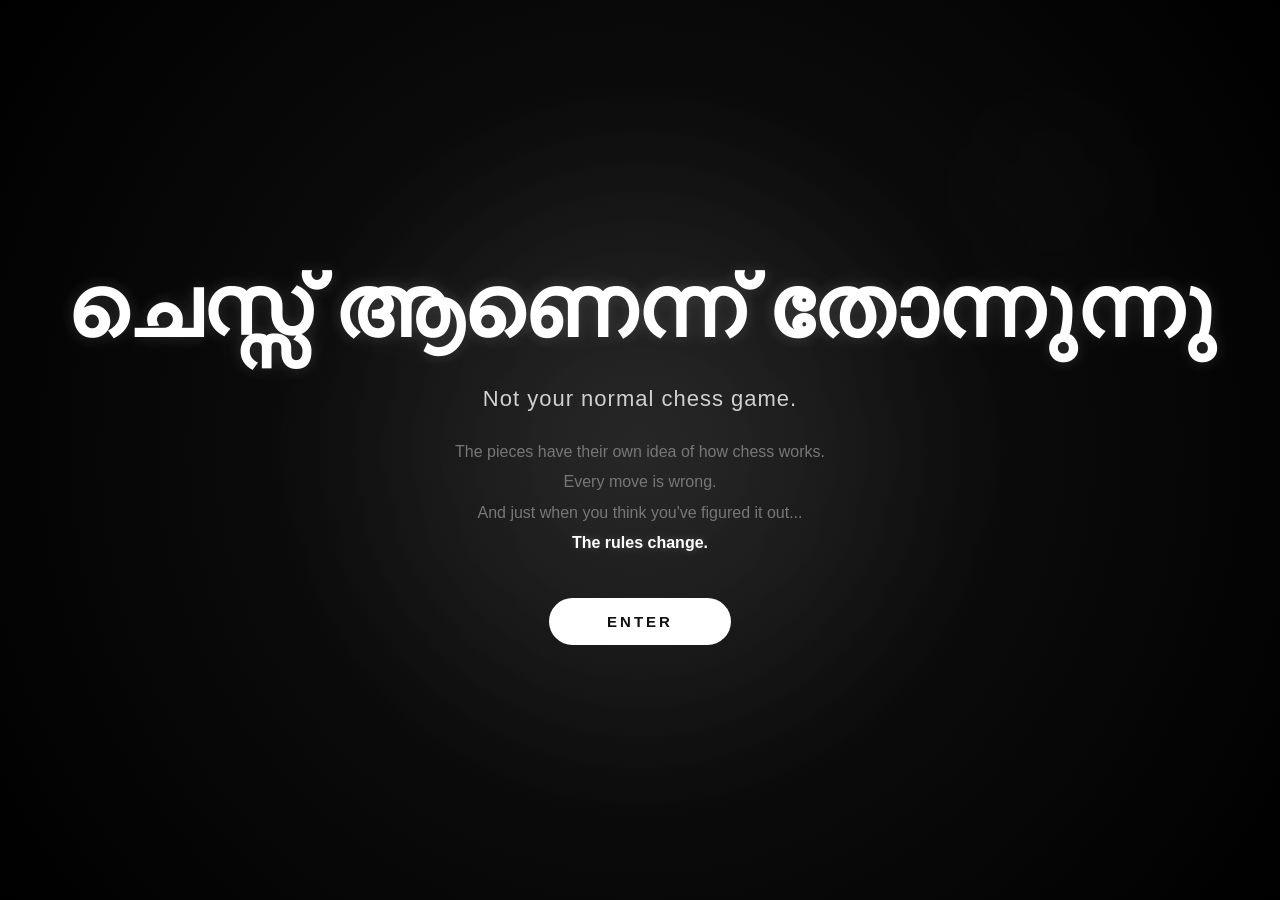
<file: index.html>
<!DOCTYPE html>
<html lang="en">

<head>
    <meta charset="UTF-8">
    <meta name="viewport" content="width=device-width, initial-scale=1.0">

    <title>ചെസ്സ് ആണെന്ന് തോന്നുന്നു</title>

    <link rel="stylesheet" href="style.css">
</head>

<body>

    <div class="landing-screen">

        <h1>ചെസ്സ് ആണെന്ന് തോന്നുന്നു</h1>

        <p class="landing-tagline">
            Not your normal chess game.
        </p>

        <p class="landing-description">
            The pieces have their own idea of how chess works.
            <br>
            Every move is wrong.
            <br>
            And just when you think you've figured it out...
            <br>
            <strong>The rules change.</strong>
        </p>

        <a href="chess.html" class="enter-button">
            ENTER
        </a>

    </div>

</body>

</html>
</file>
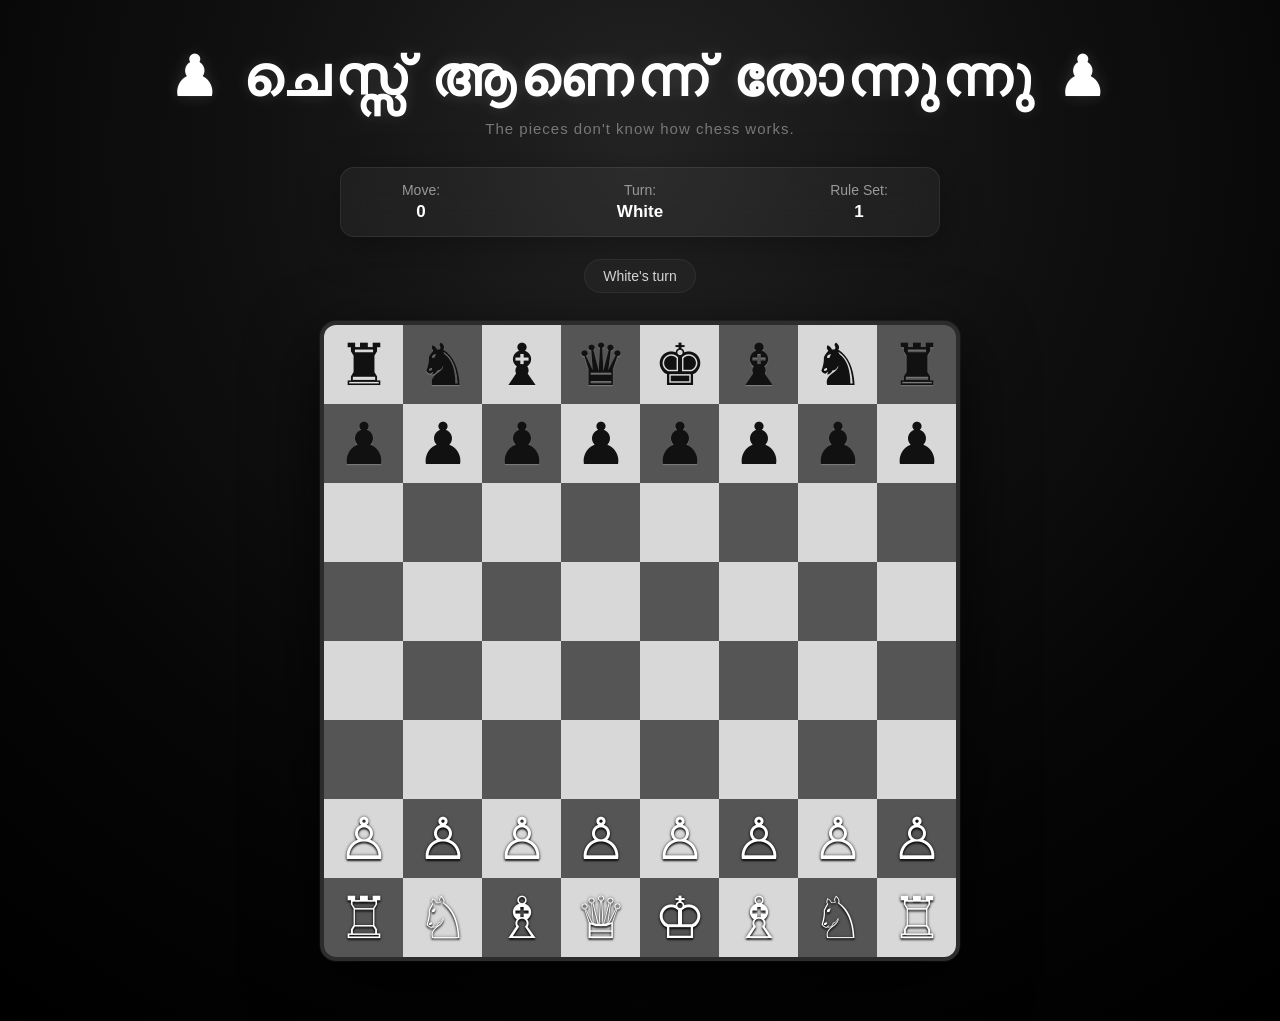
<file: chess.html>
<!DOCTYPE html>
<html lang="en">

<head>

    <meta charset="UTF-8">

    <meta name="viewport"
        content="width=device-width, initial-scale=1.0">

    <title>ചെസ്സ് ആണെന്ന് തോന്നുന്നു</title>

    <link rel="stylesheet" href="style.css">

</head>

<body>

    <h1>♟ ചെസ്സ് ആണെന്ന് തോന്നുന്നു ♟</h1>

    <p class="subtitle">
        The pieces don't know how chess works.
    </p>


    <div class="game-info">

        <div>
            Move:
            <span id="moveNumber">0</span>
        </div>

        <div>
            Turn:
            <span id="turn">White</span>
        </div>

        <div>
            Rule Set:
            <span id="ruleSet">1</span>
        </div>

    </div>


    <div id="message">
        White's turn
    </div>


    <div id="board"></div>


    <script src="script.js"></script>

</body>

</html>
</file>
<file: style.css>
/* =========================================================
   WRONG CHESS — COMPLETE STYLE
   ========================================================= */

/* ---------- RESET ---------- */

* {
    margin: 0;
    padding: 0;
    box-sizing: border-box;
}

html {
    scroll-behavior: smooth;
}

body {
    min-height: 100vh;
    font-family: "Segoe UI", Arial, sans-serif;
    background:
        radial-gradient(
            circle at 50% 20%,
            #242424 0%,
            #0d0d0d 45%,
            #000000 100%
        );
    color: #ffffff;
}


/* =========================================================
   LANDING PAGE
   ========================================================= */

.landing-screen {
    min-height: 100vh;

    display: flex;
    flex-direction: column;
    justify-content: center;
    align-items: center;

    text-align: center;

    padding: 30px;

    position: relative;
    overflow: hidden;

    background:
        radial-gradient(
            circle at center,
            #202020 0%,
            #0b0b0b 45%,
            #000000 100%
        );
}


/* Soft glow behind the title */

.landing-screen::before {
    content: "";

    position: absolute;

    width: 550px;
    height: 550px;

    border-radius: 50%;

    background: rgba(255, 255, 255, 0.035);

    filter: blur(100px);

    pointer-events: none;
}


/* Small decorative glow */

.landing-screen::after {
    content: "";

    position: absolute;

    width: 200px;
    height: 200px;

    top: 10%;
    right: 10%;

    border-radius: 50%;

    background: rgba(255, 255, 255, 0.015);

    filter: blur(60px);

    pointer-events: none;
}


/* ---------- MAIN TITLE ---------- */

.landing-screen h1 {
    position: relative;
    z-index: 2;

    margin: 0;

    font-size: clamp(42px, 7vw, 85px);

    font-weight: 900;

    line-height: 1.25;

    color: #ffffff;

    letter-spacing: 0;

    text-shadow:
        0 0 15px rgba(255, 255, 255, 0.15),
        0 0 50px rgba(255, 255, 255, 0.05);
}


/* ---------- TAGLINE ---------- */

.landing-tagline {
    position: relative;
    z-index: 2;

    margin-top: 25px;

    font-size: 22px;

    color: #d0d0d0;

    letter-spacing: 1px;
}


/* ---------- DESCRIPTION ---------- */

.landing-description {
    position: relative;
    z-index: 2;

    max-width: 650px;

    margin-top: 25px;

    font-size: 16px;

    line-height: 1.9;

    color: #777777;
}

.landing-description strong {
    color: #ffffff;

    font-weight: 700;

    text-shadow:
        0 0 10px rgba(255, 255, 255, 0.2);
}


/* ---------- ENTER BUTTON ---------- */

.enter-button {
    position: relative;
    z-index: 2;

    display: inline-block;

    margin-top: 40px;

    padding: 15px 58px;

    background: #ffffff;

    color: #111111;

    text-decoration: none;

    border-radius: 50px;

    font-size: 15px;

    font-weight: 800;

    letter-spacing: 3px;

    transition:
        transform 0.25s ease,
        box-shadow 0.25s ease,
        background 0.25s ease;
}

.enter-button:hover {
    transform: translateY(-5px);

    background: #eeeeee;

    box-shadow:
        0 12px 35px rgba(255, 255, 255, 0.18),
        0 0 60px rgba(255, 255, 255, 0.06);
}

.enter-button:active {
    transform: translateY(0);
}


/* =========================================================
   CHESS GAME PAGE
   ========================================================= */

body:has(#board) {
    min-height: 100vh;

    display: flex;
    flex-direction: column;
    align-items: center;

    padding: 45px 20px 60px;

    background:
        radial-gradient(
            circle at 50% 15%,
            #242424 0%,
            #111111 35%,
            #050505 70%,
            #000000 100%
        );
}


/* ---------- GAME TITLE ---------- */

body:has(#board) > h1 {
    margin: 0;

    font-size: clamp(32px, 5vw, 55px);

    font-weight: 900;

    letter-spacing: 5px;

    text-align: center;

    color: #ffffff;

    text-shadow:
        0 0 15px rgba(255, 255, 255, 0.12),
        0 0 40px rgba(255, 255, 255, 0.05);
}


/* ---------- SUBTITLE ---------- */

.subtitle {
    margin-top: 10px;

    font-size: 15px;

    color: #777777;

    letter-spacing: 1px;

    text-align: center;
}


/* =========================================================
   GAME INFORMATION
   ========================================================= */

.game-info {
    width: min(600px, 95%);

    display: flex;

    justify-content: space-between;
    align-items: center;

    gap: 12px;

    margin-top: 30px;

    padding: 14px 20px;

    background: rgba(255, 255, 255, 0.045);

    border: 1px solid rgba(255, 255, 255, 0.08);

    border-radius: 14px;

    backdrop-filter: blur(15px);

    box-shadow:
        0 10px 40px rgba(0, 0, 0, 0.35);

    color: #999999;

    font-size: 14px;
}

.game-info div {
    text-align: center;

    min-width: 120px;
}

.game-info span {
    display: block;

    margin-top: 4px;

    color: #ffffff;

    font-size: 17px;

    font-weight: 700;
}


/* =========================================================
   MESSAGE
   ========================================================= */

#message {
    min-height: 28px;

    margin-top: 22px;

    padding: 8px 18px;

    color: #dddddd;

    font-size: 14px;

    text-align: center;

    border-radius: 20px;

    background: rgba(255, 255, 255, 0.035);

    border: 1px solid rgba(255, 255, 255, 0.06);

    transition:
        background 0.3s ease,
        transform 0.3s ease;
}


/* =========================================================
   CHESS BOARD
   ========================================================= */

#board {
    width: min(640px, 92vw);

    aspect-ratio: 1 / 1;

    display: grid;

    grid-template-columns: repeat(8, 1fr);
    grid-template-rows: repeat(8, 1fr);

    margin-top: 28px;

    border-radius: 16px;

    overflow: hidden;

    border: 4px solid #2c2c2c;

    background: #111111;

    box-shadow:
        0 25px 70px rgba(0, 0, 0, 0.75),
        0 0 0 1px rgba(255, 255, 255, 0.05);
}


/* =========================================================
   CHESS SQUARES
   ========================================================= */

.square {
    position: relative;

    display: flex;

    justify-content: center;
    align-items: center;

    cursor: pointer;

    user-select: none;

    transition:
        filter 0.15s ease,
        transform 0.15s ease;
}


/* Light squares */

.light {
    background: #d8d8d8;
}


/* Dark squares */

.dark {
    background: #555555;
}


/* Hover */

.square:hover {
    filter: brightness(1.12);
}


/* =========================================================
   CHESS PIECES
   ========================================================= */

.white-piece,
.black-piece {
    position: relative;

    font-family:
        "Segoe UI Symbol",
        "Noto Sans Symbols",
        Arial,
        sans-serif;

    font-size: clamp(32px, 6vw, 58px);

    line-height: 1;

    cursor: pointer;

    transition:
        transform 0.15s ease,
        filter 0.15s ease;
}


/* White pieces */

.white-piece {
    color: #ffffff;

    text-shadow:
        0 2px 2px rgba(0, 0, 0, 0.8),
        0 0 3px rgba(0, 0, 0, 0.7);
}


/* Black pieces */

.black-piece {
    color: #111111;

    text-shadow:
        0 1px 1px rgba(255, 255, 255, 0.25);
}


/* Piece hover */

.square:hover .white-piece,
.square:hover .black-piece {
    transform: scale(1.08);
}


/* =========================================================
   SELECTED PIECE
   ========================================================= */

.selected {
    box-shadow:
        inset 0 0 0 4px #ffffff,
        inset 0 0 25px rgba(255, 255, 255, 0.25);

    z-index: 5;
}


/* Make selected piece pop */

.selected .white-piece,
.selected .black-piece {
    transform: scale(1.1);

    filter:
        drop-shadow(0 0 8px rgba(255, 255, 255, 0.5));
}


/* =========================================================
   VALID MOVE
   ========================================================= */

/*
   Keep this class only if your JavaScript uses it.
   The effect is intentionally subtle so the board
   doesn't get covered in green dots.
*/

.valid {
    box-shadow:
        inset 0 0 0 2px rgba(255, 255, 255, 0.18);
}


/* =========================================================
   WRONG CHESS SPECIAL EFFECTS
   ========================================================= */

/* Slight glitch effect when hovering the board */

#board:hover {
    box-shadow:
        0 25px 70px rgba(0, 0, 0, 0.75),
        0 0 35px rgba(255, 255, 255, 0.035);
}


/* =========================================================
   RESPONSIVE DESIGN
   ========================================================= */

@media (max-width: 700px) {

    body:has(#board) {
        padding: 30px 12px 45px;
    }

    body:has(#board) > h1 {
        font-size: 32px;

        letter-spacing: 2px;
    }

    .subtitle {
        font-size: 13px;
    }

    .game-info {
        width: 95%;

        padding: 12px 8px;

        gap: 5px;

        font-size: 12px;
    }

    .game-info div {
        min-width: 0;

        flex: 1;
    }

    .game-info span {
        font-size: 15px;
    }

    #board {
        width: 95vw;

        border-width: 3px;

        border-radius: 10px;
    }

    .white-piece,
    .black-piece {
        font-size: clamp(27px, 9vw, 45px);
    }
}


/* =========================================================
   SMALL PHONE
   ========================================================= */

@media (max-width: 450px) {

    .landing-screen {
        padding: 20px;
    }

    .landing-screen h1 {
        font-size: 38px;

        line-height: 1.3;
    }

    .landing-tagline {
        margin-top: 20px;

        font-size: 17px;
    }

    .landing-description {
        margin-top: 20px;

        font-size: 13px;

        line-height: 1.8;
    }

    .enter-button {
        margin-top: 32px;

        padding: 14px 45px;
    }

    body:has(#board) > h1 {
        font-size: 27px;
    }

    .game-info {
        margin-top: 20px;

        border-radius: 10px;
    }

    #message {
        margin-top: 15px;

        font-size: 12px;
    }

    #board {
        margin-top: 20px;
    }
}


/* =========================================================
   EXTRA POLISH
   ========================================================= */

::selection {
    background: #ffffff;

    color: #000000;
}


/* Prevent ugly link outline while keeping accessibility */

.enter-button:focus-visible {
    outline: 2px solid #ffffff;

    outline-offset: 5px;
}


/* Smooth appearance */

.landing-screen h1,
.landing-tagline,
.landing-description,
.enter-button {
    animation: fadeUp 0.8s ease both;
}

.landing-tagline {
    animation-delay: 0.12s;
}

.landing-description {
    animation-delay: 0.22s;
}

.enter-button {
    animation-delay: 0.32s;
}


/* ---------- Animation ---------- */

@keyframes fadeUp {

    from {
        opacity: 0;

        transform: translateY(15px);
    }

    to {
        opacity: 1;

        transform: translateY(0);
    }
}
</file>
